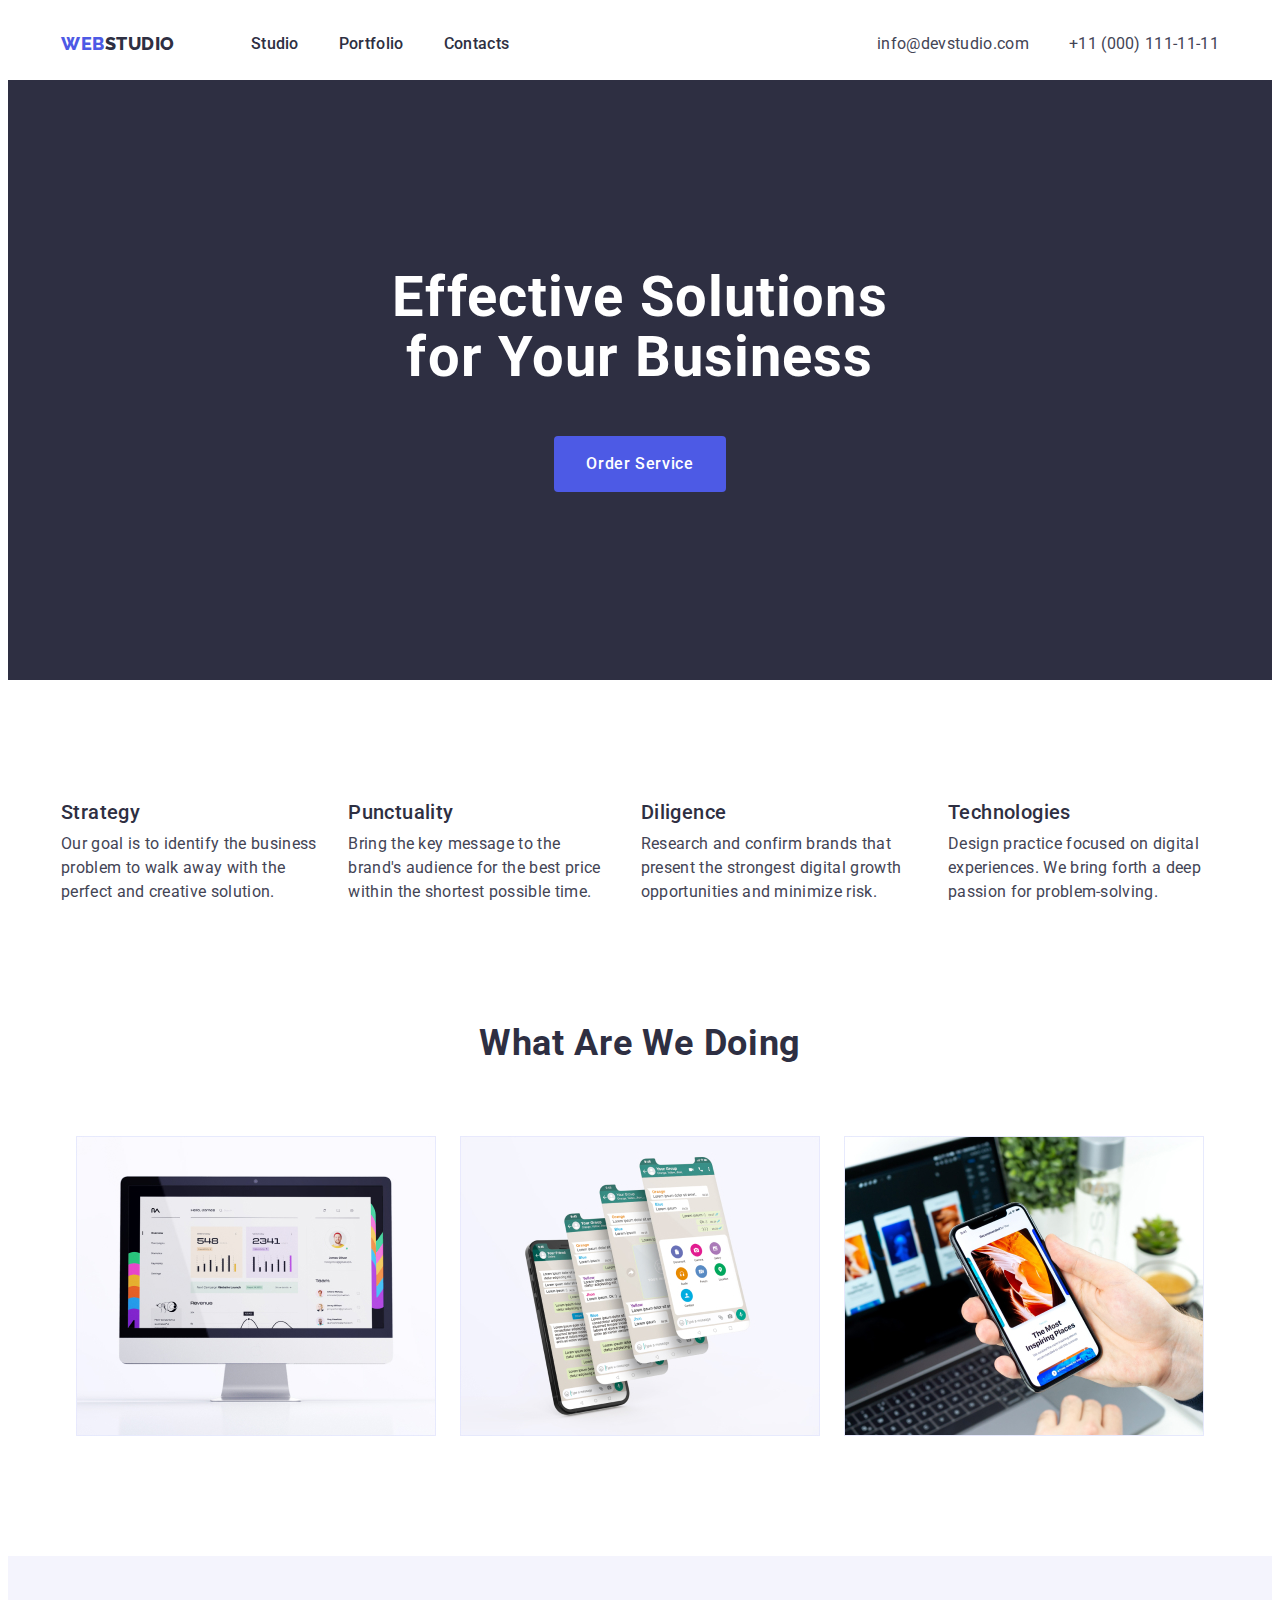
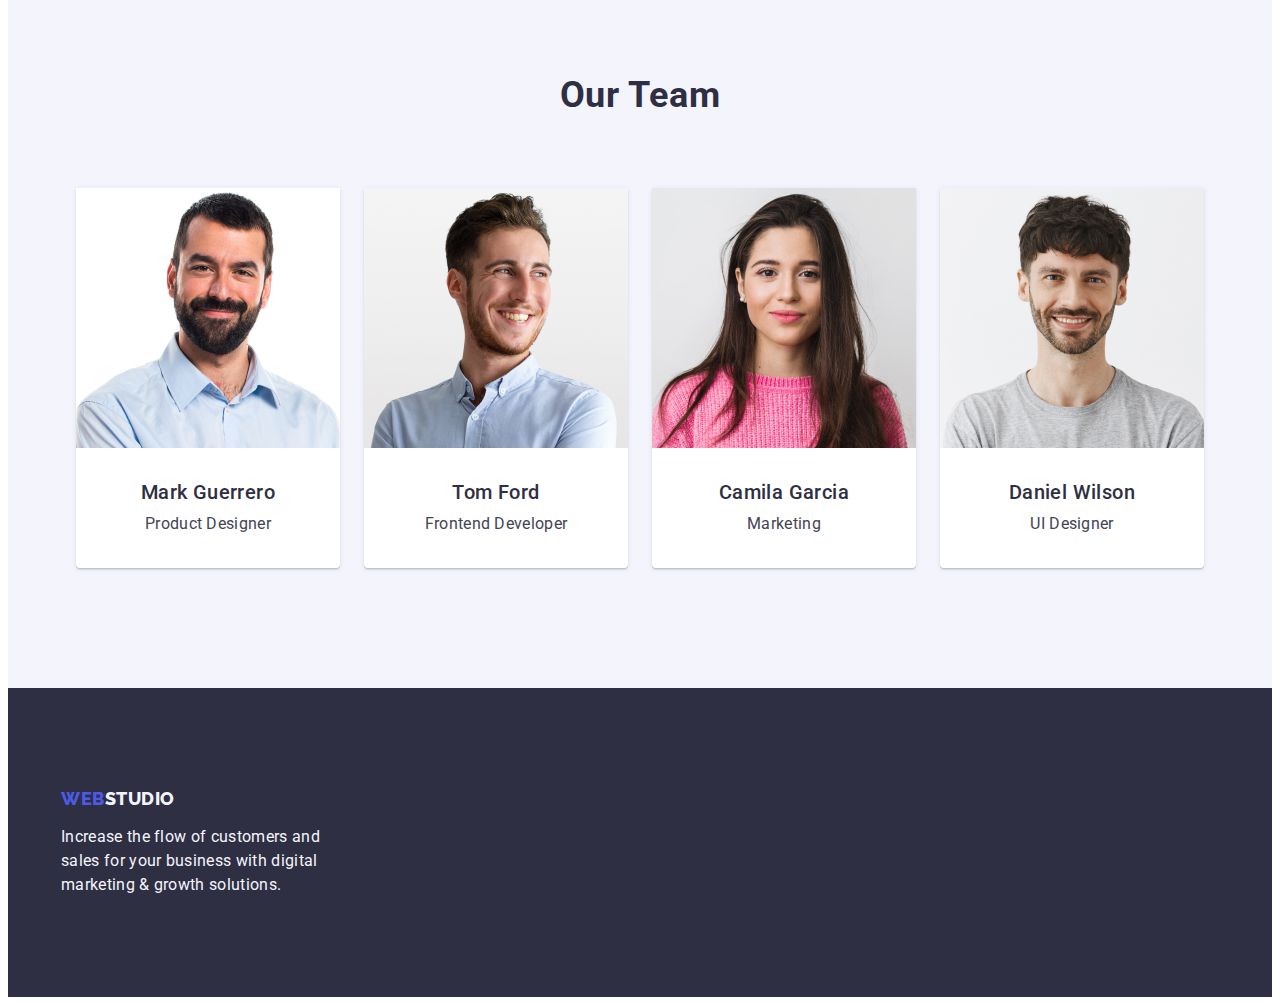
<file: index.html>
<!DOCTYPE html>

<html lang="en">
  <head>
    <meta charset="UTF-8" />
    <meta http-equiv="X-UA-Compatible" content="IE=edge" />
    <meta name="viewport" content="width=device-width, initial-scale=1.0" />
    <title>Webstudio</title>
    <link
      rel="stylesheet"
      href="https://cdnjs.cloudflare.com/ajax/libs/modern-normalize/1.1.0/modern-normalize.min.css"
      integrity="sha512-wpPYUAdjBVSE4KJnH1VR1HeZfpl1ub8YT/NKx4PuQ5NmX2tKuGu6U/JRp5y+Y8XG2tV+wKQpNHVUX03MfMFn9Q=="
      crossorigin="anonymous"
      referrerpolicy="no-referrer"
    />
    <link rel="preconnect" href="https://fonts.googleapis.com" />
    <link rel="preconnect" href="https://fonts.gstatic.com" crossorigin />
    <link
      href="https://fonts.googleapis.com/css2?family=Raleway:wght@800&family=Roboto:wght@400;500;700&display=swap"
      rel="stylesheet"
    />
    <link rel="stylesheet" href="./css/styles.css" />
  </head>
  <body>
    <header class="header">
      <div class="container header-container">
        <nav class="header-navigation">
          <a class="header-logo link" href="./index.html">
            Web <span class="logo-item">Studio</span></a
          >
          <ul class="header-list list">
            <li class="header-item">
              <a class="header-link link" href="./index.html">Studio</a>
            </li>
            <li class="header-item">
              <a class="header-link link" href="./portfolio.html">Portfolio</a>
            </li>
            <li class="header-item">
              <a class="header-link link" href="">Contacts</a>
            </li>
          </ul>
        </nav>
        <address class="header-address">
          <ul class="header-address-list list">
            <li>
              <a class="header-mail link" href="mailto:info@devstudio.com"
                >info@devstudio.com</a
              >
            </li>
            <li>
              <a class="header-mail link" href="tel:+110001111111"
                >+11 (000) 111-11-11</a
              >
            </li>
          </ul>
        </address>
      </div>
    </header>
    <main>
      <section class="hero section">
        <div class="container">
          <h1 class="hero-main">Effective Solutions for Your Business</h1>
          <button class="hero-btn" type="button">Order Service</button>
        </div>
      </section>
      <section class="about section">
        <div class="container">
          <h2 class="about-name" hidden>features_</h2>
          <ul class="about-list list">
            <li class="about-item">
              <h3 class="about-title">Strategy</h3>
              <p class="about-top-text top-text">
                Our goal is to identify the business problem to walk away with
                the perfect and creative solution.
              </p>
            </li>
            <li class="about-item">
              <h3 class="about-title">Punctuality</h3>
              <p class="about-top-text top-text">
                Bring the key message to the brand's audience for the best price
                within the shortest possible time.
              </p>
            </li>
            <li class="about-item">
              <h3 class="about-title">Diligence</h3>
              <p class="about-top-text top-text">
                Research and confirm brands that present the strongest digital
                growth opportunities and minimize risk.
              </p>
            </li>
            <li class="about-item">
              <h3 class="about-title">Technologies</h3>
              <p class="about-top-text top-text">
                Design practice focused on digital experiences. We bring forth a
                deep passion for problem-solving.
              </p>
            </li>
          </ul>
        </div>
      </section>
      <section class="pictures-section">
        <div class="container">
          <h2 class="pictures-title">What are we doing</h2>
          <ul class="pictures-list list">
            <li class="pictures-item">
              <img src="./images/img01.jpg" alt="computer" width="360" />
            </li>
            <li class="pictures-item">
              <img src="./images/img02.jpg" alt="phone" width="360" />
            </li>
            <li class="pictures-item">
              <img
                src="./images/img03.jpg"
                alt="phone and computer"
                width="360"
              />
            </li>
          </ul>
        </div>
      </section>
      <section class="team section">
        <div class="container">
          <h2 class="team-title">Our Team</h2>
          <ul class="team-list list">
            <li class="team-item">
              <img src="./images/foto1.jpg" alt="Mark Guerrero" width="264" />
              <div class="team-description">
                <h3 class="team-top-text">Mark Guerrero</h3>
                <p class="team-text top-text">Product Designer</p>
              </div>
            </li>
            <li class="team-item">
              <img src="./images/foto2.jpg" alt="Tom Ford" width="264" />
              <div class="team-description">
                <h3 class="team-top-text">Tom Ford</h3>
                <p class="team-text top-text">Frontend Developer</p>
              </div>
            </li>
            <li class="team-item">
              <img src="./images/foto3.jpg" alt="Camila Garcia" width="264" />
              <div class="team-description">
                <h3 class="team-top-text">Camila Garcia</h3>
                <p class="team-text top-text">Marketing</p>
              </div>
            </li>
            <li class="team-item">
              <img src="./images/foto4.jpg" alt="Daniel Wilson" width="264" />
              <div class="team-description">
                <h3 class="team-top-text">Daniel Wilson</h3>
                <p class="team-text top-text">UI Designer</p>
              </div>
            </li>
          </ul>
        </div>
      </section>
    </main>
    <footer class="footer section-footer">
      <div class="container footer-container">
        <a class="footer-logo link" href="./index.html"
          >Web <span class="footer-logo-item">Studio</span>
        </a>
        <p class="footer-text top-text">
          Increase the flow of customers and sales for your business with
          digital marketing & growth solutions.
        </p>
      </div>
    </footer>
  </body>
</html>
</file>
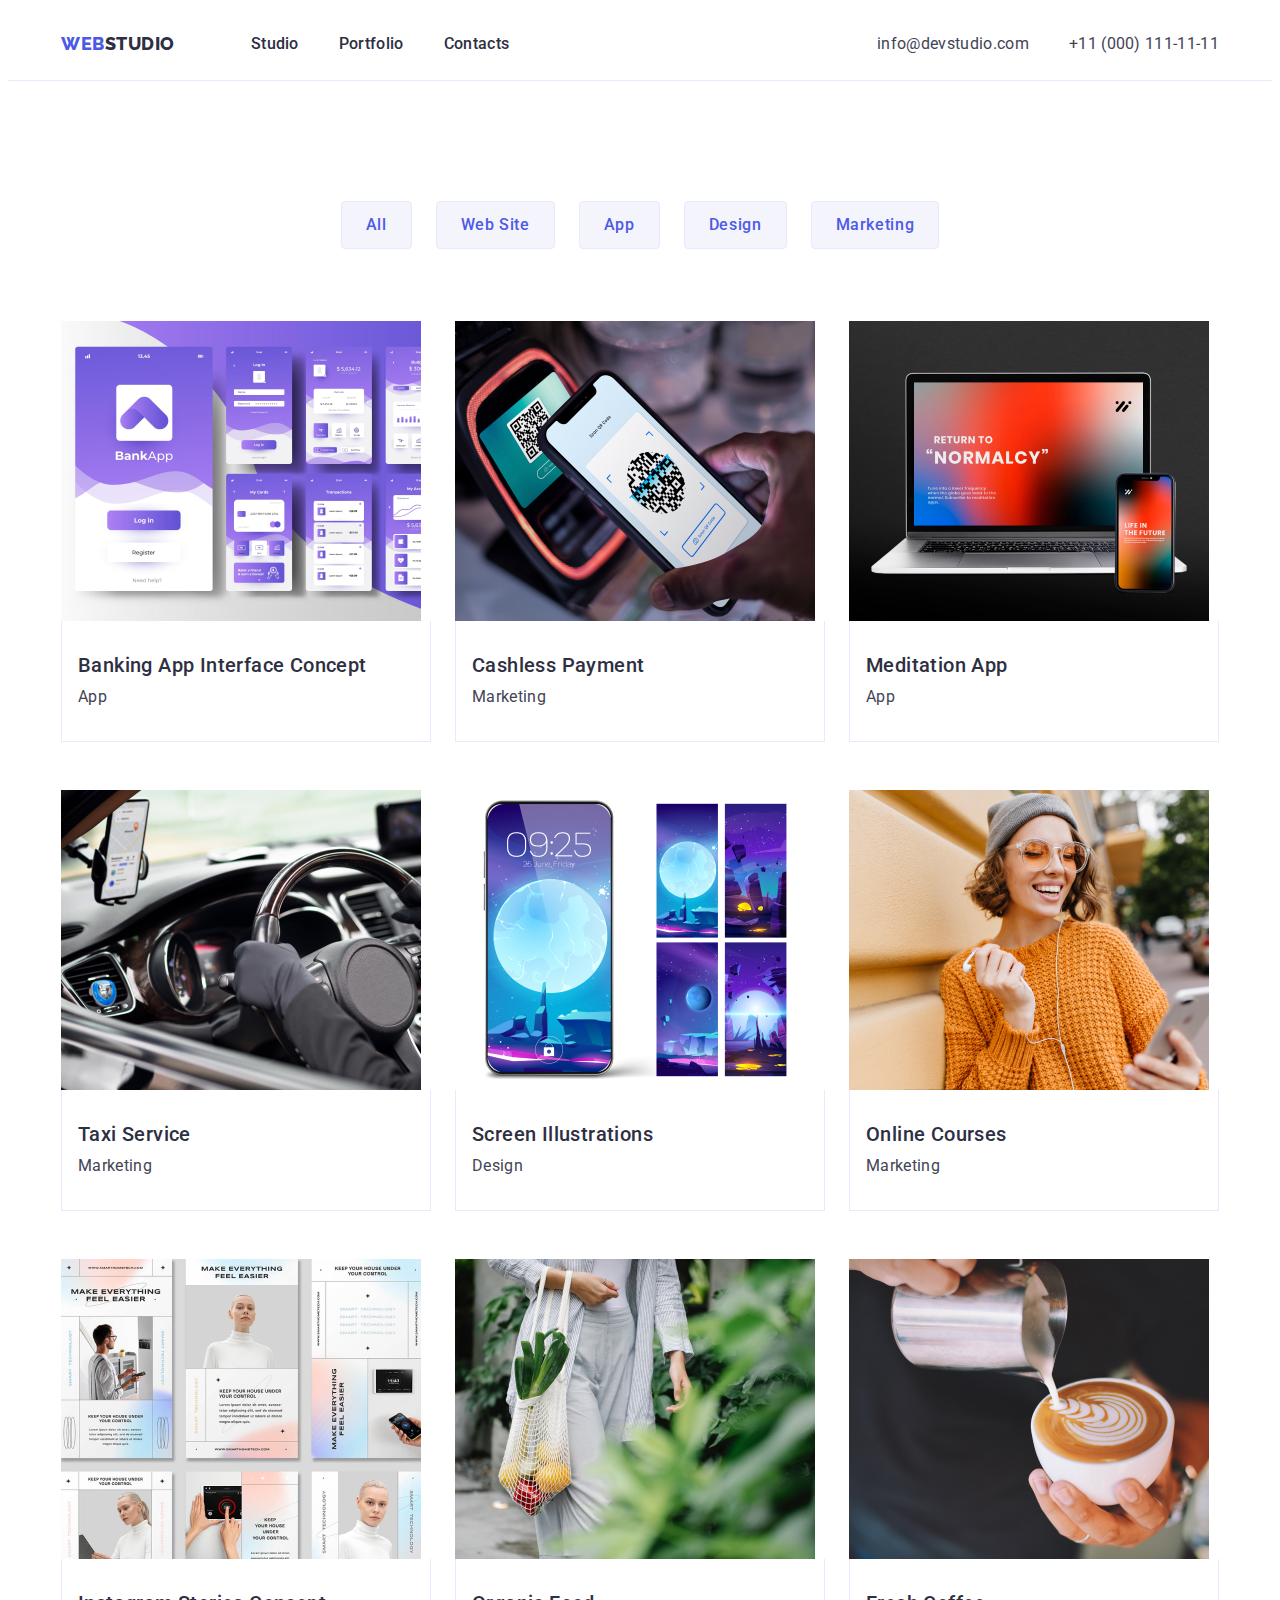
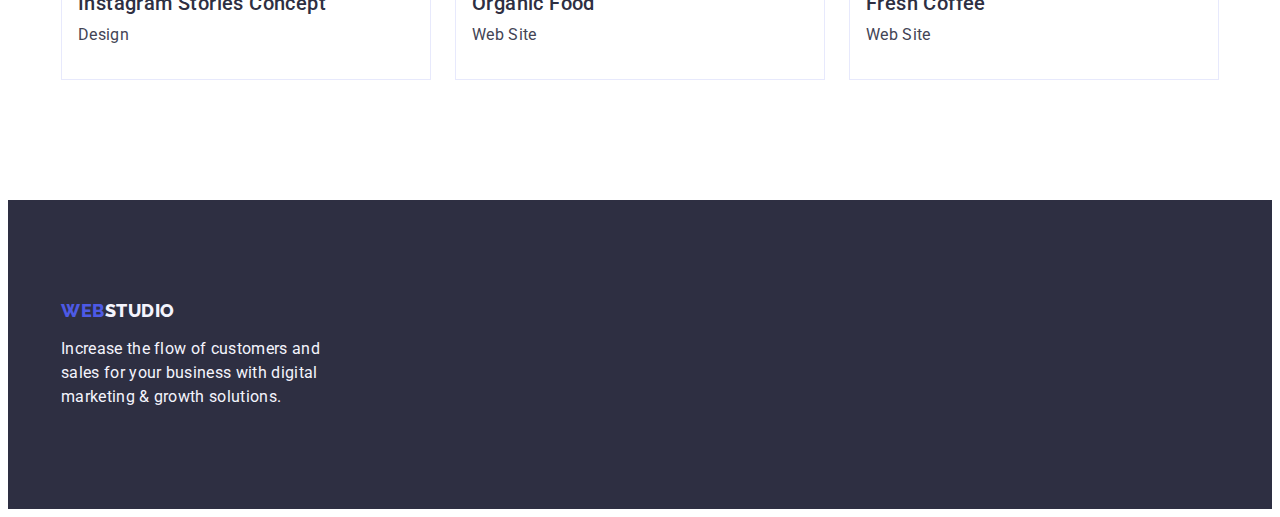
<file: portfolio.html>
<!DOCTYPE html>

<html lang="en">
  <head>
    <meta charset="UTF-8" />
    <meta http-equiv="X-UA-Compatible" content="IE=edge" />
    <meta name="viewport" content="width=device-width, initial-scale=1.0" />
    <title>Webstudio</title>
    <link
      rel="stylesheet"
      href="https://cdnjs.cloudflare.com/ajax/libs/modern-normalize/1.1.0/modern-normalize.min.css"
      integrity="sha512-wpPYUAdjBVSE4KJnH1VR1HeZfpl1ub8YT/NKx4PuQ5NmX2tKuGu6U/JRp5y+Y8XG2tV+wKQpNHVUX03MfMFn9Q=="
      crossorigin="anonymous"
      referrerpolicy="no-referrer"
    />
    <link rel="preconnect" href="https://fonts.googleapis.com" />
    <link rel="preconnect" href="https://fonts.gstatic.com" crossorigin />
    <link
      href="https://fonts.googleapis.com/css2?family=Raleway:wght@800&family=Roboto:wght@400;500;700&display=swap"
      rel="stylesheet"
    />
    <link rel="stylesheet" href="./css/styles.css" />
  </head>
  <body>
    <header class="header header-border">
      <div class="container header-container">
        <nav class="header-navigation">
          <a class="header-logo link" href="./index.html">
            Web <span class="logo-item">Studio</span></a
          >
          <ul class="header-list list">
            <li class="header-item">
              <a class="header-link link" href="./index.html">Studio</a>
            </li>
            <li class="header-item">
              <a class="header-link link" href="./portfolio.html">Portfolio</a>
            </li>
            <li class="header-item">
              <a class="header-link link" href="">Contacts</a>
            </li>
          </ul>
        </nav>
        <address class="header-address">
          <ul class="header-address-list list">
            <li>
              <a class="header-mail link" href="mailto:info@devstudio.com"
                >info@devstudio.com</a
              >
            </li>
            <li>
              <a class="header-mail link" href="tel:+110001111111"
                >+11 (000) 111-11-11</a
              >
            </li>
          </ul>
        </address>
      </div>
    </header>
    <main>
      <section class="work section">
        <div class="container">
          <h1 hidden>filter</h1>
          <ul class="buttons-list list">
            <li><button class="buttons-item" type="button">All</button></li>
            <li>
              <button class="buttons-item" type="button">Web Site</button>
            </li>
            <li><button class="buttons-item" type="button">App</button></li>
            <li><button class="buttons-item" type="button">Design</button></li>
            <li>
              <button class="buttons-item" type="button">Marketing</button>
            </li>
          </ul>
        </div>
        <div class="container">
          <ul class="project-list list">
            <li class="project-item link">
              <a href="" class="project-link link">
                <img src="./images/img10.jpg" alt="Banking App" width="360" />
                <div class="project-description">
                  <h2 class="project-title">Banking App Interface Concept</h2>
                  <p class="project-text">App</p></a>
                </div>
            </li>
            <li class="project-item link">
              <a href="" class="project-link link">
                <img
                  src="./images/img11.jpg"
                  alt="Cashless Payment"
                  width="360"
                />
                <div class="project-description">
                <h2 class="project-title">Cashless Payment</h2>
                <p class="project-text">Marketing</p></a
              ></div>
            </li>
            <li class="project-item link">
              <a href="" class="project-link link">
                <img
                  src="./images/img12.jpg"
                  alt="Meditation App"
                  width="360"
                />
                <div class="project-description">
                <h2 class="project-title">Meditation App</h2>
                <p class="project-text">App</p></a
              ></div>
            </li>
            <li class="project-item link">
              <a href="" class="project-link link">
                <img src="./images/img13.jpg" alt="Taxi Service" width="360" />
                <div class="project-description">
                <h2 class="project-title">Taxi Service</h2>
                <p class="project-text">Marketing</p></a
              ></div>
            </li>
            <li class="project-item link">
              <a href="" class="project-link link">
                <img
                  src="./images/img14.jpg"
                  alt="Screen Illustrations"
                  width="360"
                />
                <div class="project-description">
                <h2 class="project-title">Screen Illustrations</h2>
                <p class="project-text">Design</p></a
              ></div>
            </li>
            <li class="project-item link">
              <a href="" class="project-link link">
                <img
                  src="./images/img15.jpg"
                  alt="Online Courses"
                  width="360"
                />
                <div class="project-description">
                <h2 class="project-title">Online Courses</h2>
                <p class="project-text">Marketing</p></a
              ></div>
            </li>
            <li class="project-item link">
              <a href="" class="project-link link">
                <img
                  src="./images/img16.jpg"
                  alt="Instagram Stories Concept"
                  width="360"
                />
                <div class="project-description">
                <h2 class="project-title">Instagram Stories Concept</h2>
                <p class="project-text">Design</p></a
              ></div>
            </li>
            <li class="project-item link">
              <a href="" class="project-link link">
                <img src="./images/img17.jpg" alt="Organic Food" width="360" />
                <div class="project-description">
                <h2 class="project-title">Organic Food</h2>
                <p class="project-text">Web Site</p></a
              ></div>
            </li>
            <li class="project-item link">
              <a href="" class="project-link link">
                <img src="./images/img18.jpg" alt="Fresh Coffee" width="360" />
                <div class="project-description">
                <h2 class="project-title">Fresh Coffee</h2>
                <p class="project-text">Web Site</p></a
              ></div>
            </li>
          </ul>
        </div>
      </section>
    </main>
    <footer class="footer section-footer">
      <div class="container footer-container">
        <a class="footer-logo link" href="./index.html"
          >Web <span class="footer-logo-item">Studio</span>
        </a>
        <p class="footer-text top-text">
          Increase the flow of customers and sales for your business with
          digital marketing & growth solutions.
        </p>
      </div>
    </footer>
  </body>
</html>
</file>
<file: css/styles.css>
:root {
    --color-iris: #4d5ae5;
    --color-slate: #434455;
    --color-navy-blue: #2e2f42;
    --color-white: #ffffff;
}

p,
h1,
h2,
h3,
h4,
h5,
h6 {
    margin: 0px;
}

ul {
    margin: 0px;
    padding-left: 0px;
}

.section {
    padding-top: 120px;
    padding-bottom: 120px;
}

img {
    display: block;
    max-width: 100%;


}

.container {
    max-width: 1158px;
    padding-left: 15px;
    padding-right: 15px;
    margin: 0 auto;
}

body {
    font-family: "Roboto", sans-serif;
    color: var(--color-slate);
    background-color: var(--color-white);


}

.top-text {
    font-weight: 400;
    font-size: 16px;
    line-height: 1.5;
    letter-spacing: 0.02em;

}

.list {
    list-style: none;
    display: flex;
}

.link {
    text-decoration: none;
}

/* HEADER */

.header-container {
    display: flex;
}

.header {
    padding-top: 24px;
    padding-bottom: 24px;
}

.header-border {
    border-bottom: 1px solid #E7E9FC;
}

.header-navigation {
    display: flex;
    align-items: center;
    margin-right: auto;
}

.header-logo {
    font-family: "Raleway", sans-serif;
    font-weight: 800;
    font-size: 18px;
    line-height: 1.17;
    display: flex;
    align-items: center;
    letter-spacing: 0.03em;
    text-transform: uppercase;
    color: var(--color-iris);
    text-decoration: none;
    margin-right: 76px;

}

.logo-item {
    font-weight: 800;
    font-size: 18px;
    line-height: 1.33;
    display: flex;
    align-items: center;
    letter-spacing: 0.03em;
    text-transform: uppercase;
    color: var(--color-navy-blue);
}

.header-list {

    gap: 40px;
}

.header-item {
    text-decoration: none;

}

.header-link {
    font-weight: 500;
    font-size: 16px;
    line-height: 1.5;
    letter-spacing: 0.02em;
    color: #2e2f42;
    text-decoration: none;
}

.header-link:hover,
.header-link:focus {
    color: #404bbf
}

.header-address {
    font-style: normal;
    color: var(--color-slate);
    text-decoration: none;
    display: flex;

}

.header-address-list {
    justify-content: flex-end;
    gap: 40px;
}

.header-address {
    text-decoration: none;
}

.address-item {}

.header-mail {
    font-style: normal;
    font-weight: 400;
    font-size: 16px;
    line-height: 1.5;
    letter-spacing: 0.02em;
    color: var(--color-slate);
    text-decoration: none;
}

.header-mail:is(:hover, :focus) {
    color: #404bbf;
}

/* HERO */
.hero {
    background-color: var(--color-navy-blue);
    padding-top: 188px;
    padding-bottom: 188px;
}

.hero-container {}

.hero-main {
    font-weight: 700;
    font-size: 56px;
    line-height: 1.07;
    text-align: center;
    letter-spacing: 0.02em;
    color: var(--color-white);
    margin-bottom: 48px;
    width: 496px;
    margin-left: auto;
    margin-right: auto;

}

.hero-btn {
    background-color: #4D5AE5;
    font-family: inherit;
    font-weight: 500;
    font-size: 16px;
    line-height: 1.5;
    display: flex;
    flex-direction: row;
    align-items: center;
    padding: 16px 32px;
    gap: 10px;
    letter-spacing: 0.04em;
    color: var(--color-white);
    flex: none;
    order: 0;
    flex-grow: 0;
    cursor: pointer;
    border-radius: 4px;
    margin: 0 auto;
    margin-top: 48px;
    border: none;
}

.hero-btn:hover,
.hero-btn:focus {
    background-color: #404BBF;
}

/* ABOUT */
.about {}

.about-list {
    display: flex;
    justify-content: center;
    gap: 24px;
}

.about-item {}

.about-title {
    font-weight: 500;
    font-size: 20px;
    line-height: 1.2;
    letter-spacing: 0.02em;
    color: var(--color-navy-blue);
    margin-bottom: 8px;

}

.about-top-text {
    color: var(--color-slate);
}

/* PICTURES */
.pictures {}

.pictures-title {
    font-weight: 700;
    font-size: 36px;
    line-height: 1.11;
    text-align: center;
    letter-spacing: 0.02em;
    text-transform: capitalize;
    color: var(--color-navy-blue);
    margin-bottom: 72px;

}

.pictures-list {
    display: flex;
    justify-content: center;
    gap: 24px;
}

.pictures-item {}

.pictures-section {
    padding-top: none;
    padding-bottom: 120px;
}


/* TEAM */
.team {
    background-color: #F4F4FD;
    ;
}

.team-title {
    font-weight: 700;
    font-size: 36px;
    line-height: 1.11;
    text-align: center;
    letter-spacing: 0.02em;
    text-transform: capitalize;
    color: var(--color-navy-blue);
    padding-bottom: 72px;

}

.team-list {
    display: flex;
    justify-content: center;
    gap: 24px;
}

.team-item {
    background-color: #FFFFFF;
    gap: 32px;
    box-shadow: 0px 1px 6px rgba(46, 47, 66, 0.08), 0px 1px 1px rgba(46, 47, 66, 0.16), 0px 2px 1px rgba(46, 47, 66, 0.08);
    border-radius: 0px 0px 4px 4px;
}

.team-top-text {
    font-weight: 500;
    font-size: 20px;
    line-height: 1.2;
    text-align: center;
    letter-spacing: 0.02em;
    color: var(--color-navy-blue);
}

.team-text {
    color: var(--color-slate);
}

.team-description {
    gap: 8px;
    display: flex;
    flex-direction: column;
    justify-content: center;
    align-items: center;
    padding: 32px 16px;
    margin: 0 auto;

}

/* FOOTER */
.footer {
    background-color: var(--color-navy-blue);
}

.footer-logo {
    font-family: "Raleway", sans-serif;
    font-weight: 800;
    font-size: 18px;
    line-height: 1.17;
    display: flex;
    align-items: center;
    letter-spacing: 0.03em;
    text-transform: uppercase;
    color: var(--color-iris);
    text-decoration: none;
    margin-bottom: 16px;
}

.footer-logo-item {
    color: #f4f4fd
}

.footer-text {
    color: #F4F4FD;
    width: 264px;
    height: 72px;
}

.footer-container {}

.section-footer {
    padding-top: 100px;
    padding-bottom: 100px;

}


/* Portfolio */
.button {}

.buttons-list {
    list-style: none;
    display: flex;
    justify-content: center;
    gap: 24px;
    margin-bottom: 72px;

}

.buttons-item {
    font-family: "Roboto", sans-serif;
    font-weight: 500;
    font-size: 16px;
    line-height: 1.5;
    display: flex;
    align-items: center;
    text-align: center;
    letter-spacing: 0.04em;
    color: var(--color-iris);
    cursor: pointer;
    background-color: #F4F4FD;
    height: 48px;
    min-width: 70px;
    padding: 12px 24px;
    border: 1px solid #E7E9FC;
    border-radius: 4px;

}

.buttons-item:hover,
.buttons-item:focus {
    color: var(--color-white);
    background-color: #404bbf;
}

/* Project */
.project {}

.project-list {
    display: flex;
    flex-wrap: wrap;
    gap: 48px 24px;

}



.project-item {
    flex-basis: calc((100% - 48px) / 3);
}

.project-link {
    display: block;
    max-width: 100%;
    height: auto;
}

.project-title {
    font-weight: 500;
    font-size: 20px;
    line-height: 1.2;
    letter-spacing: 0.02em;
    color: var(--color-navy-blue);
    margin-bottom: 8px;
}

.project-text {
    font-weight: 400;
    font-size: 16px;
    line-height: 1.5;
    letter-spacing: 0.02em;
    color: var(--color-slate);
}

.project-description {
    padding: 32px 16px;
    border: 1px solid #E7E9FC;
    border-top: none;
}
</file>
